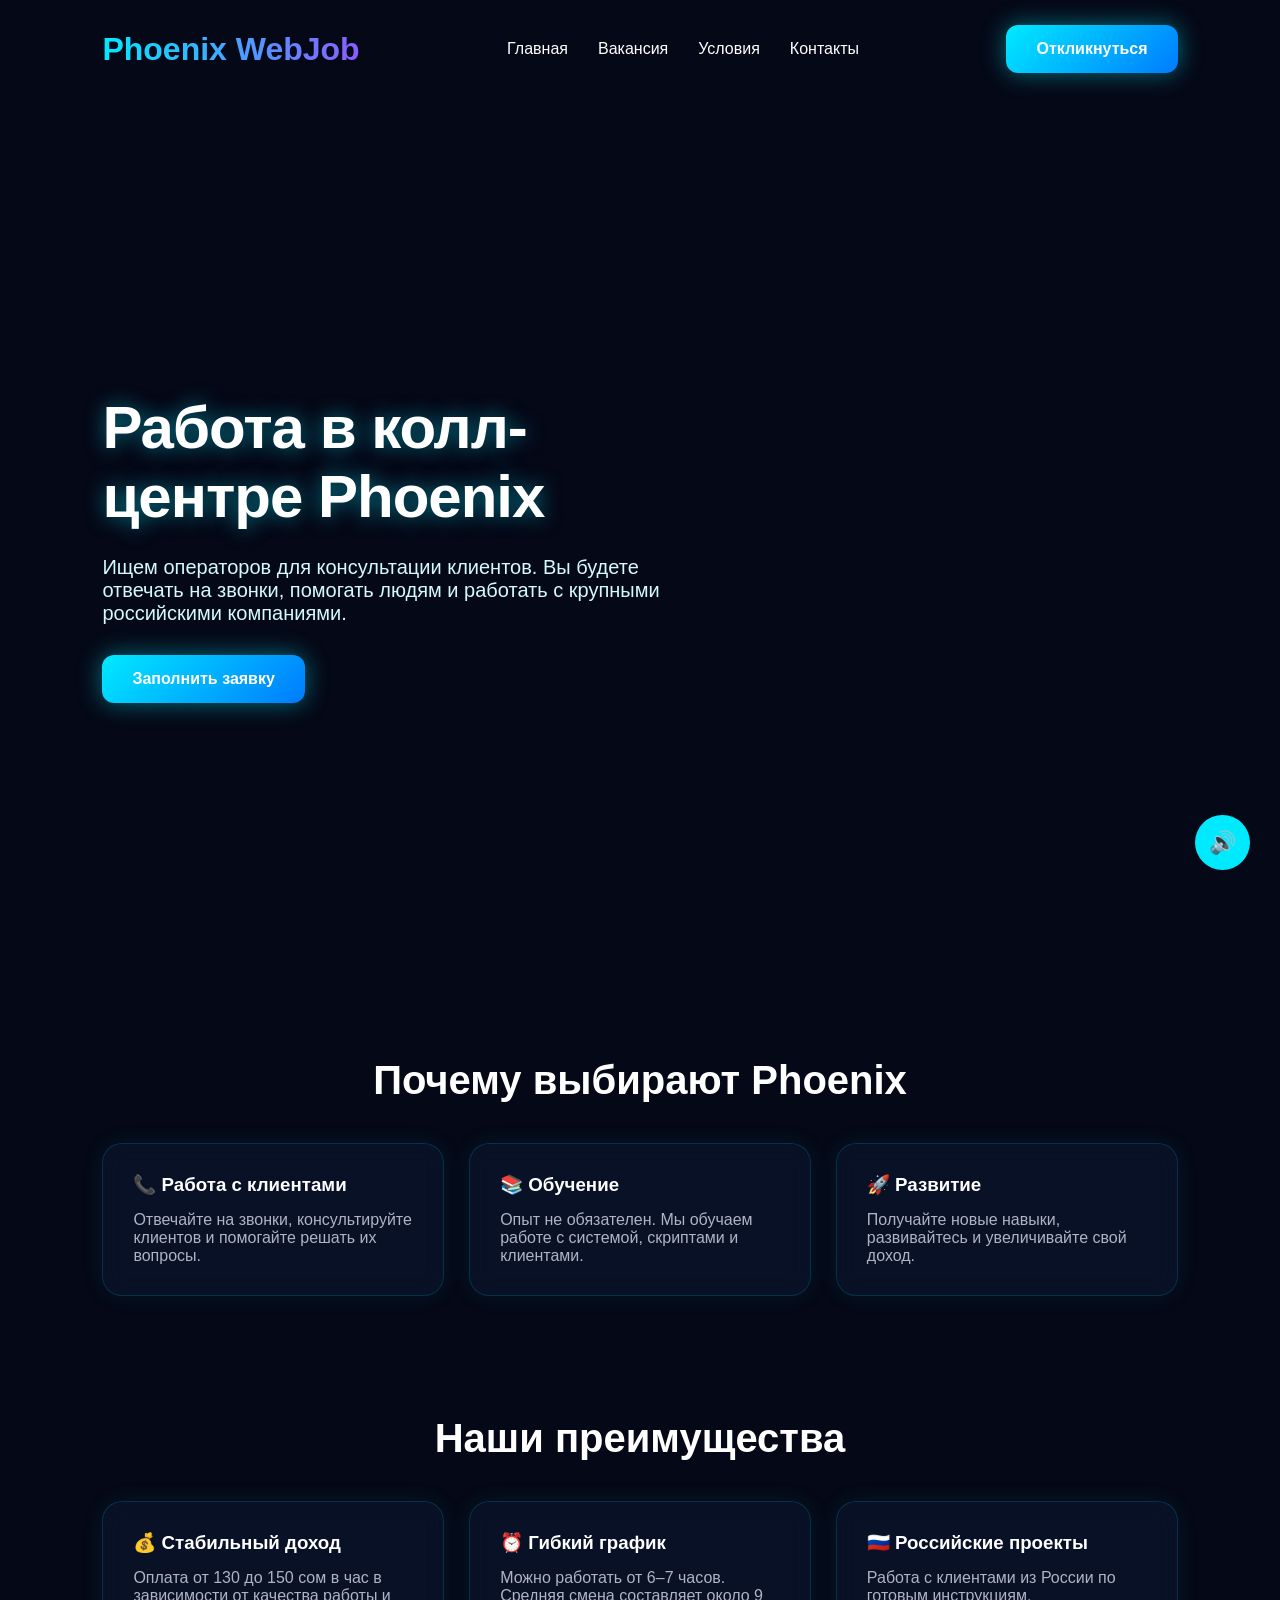
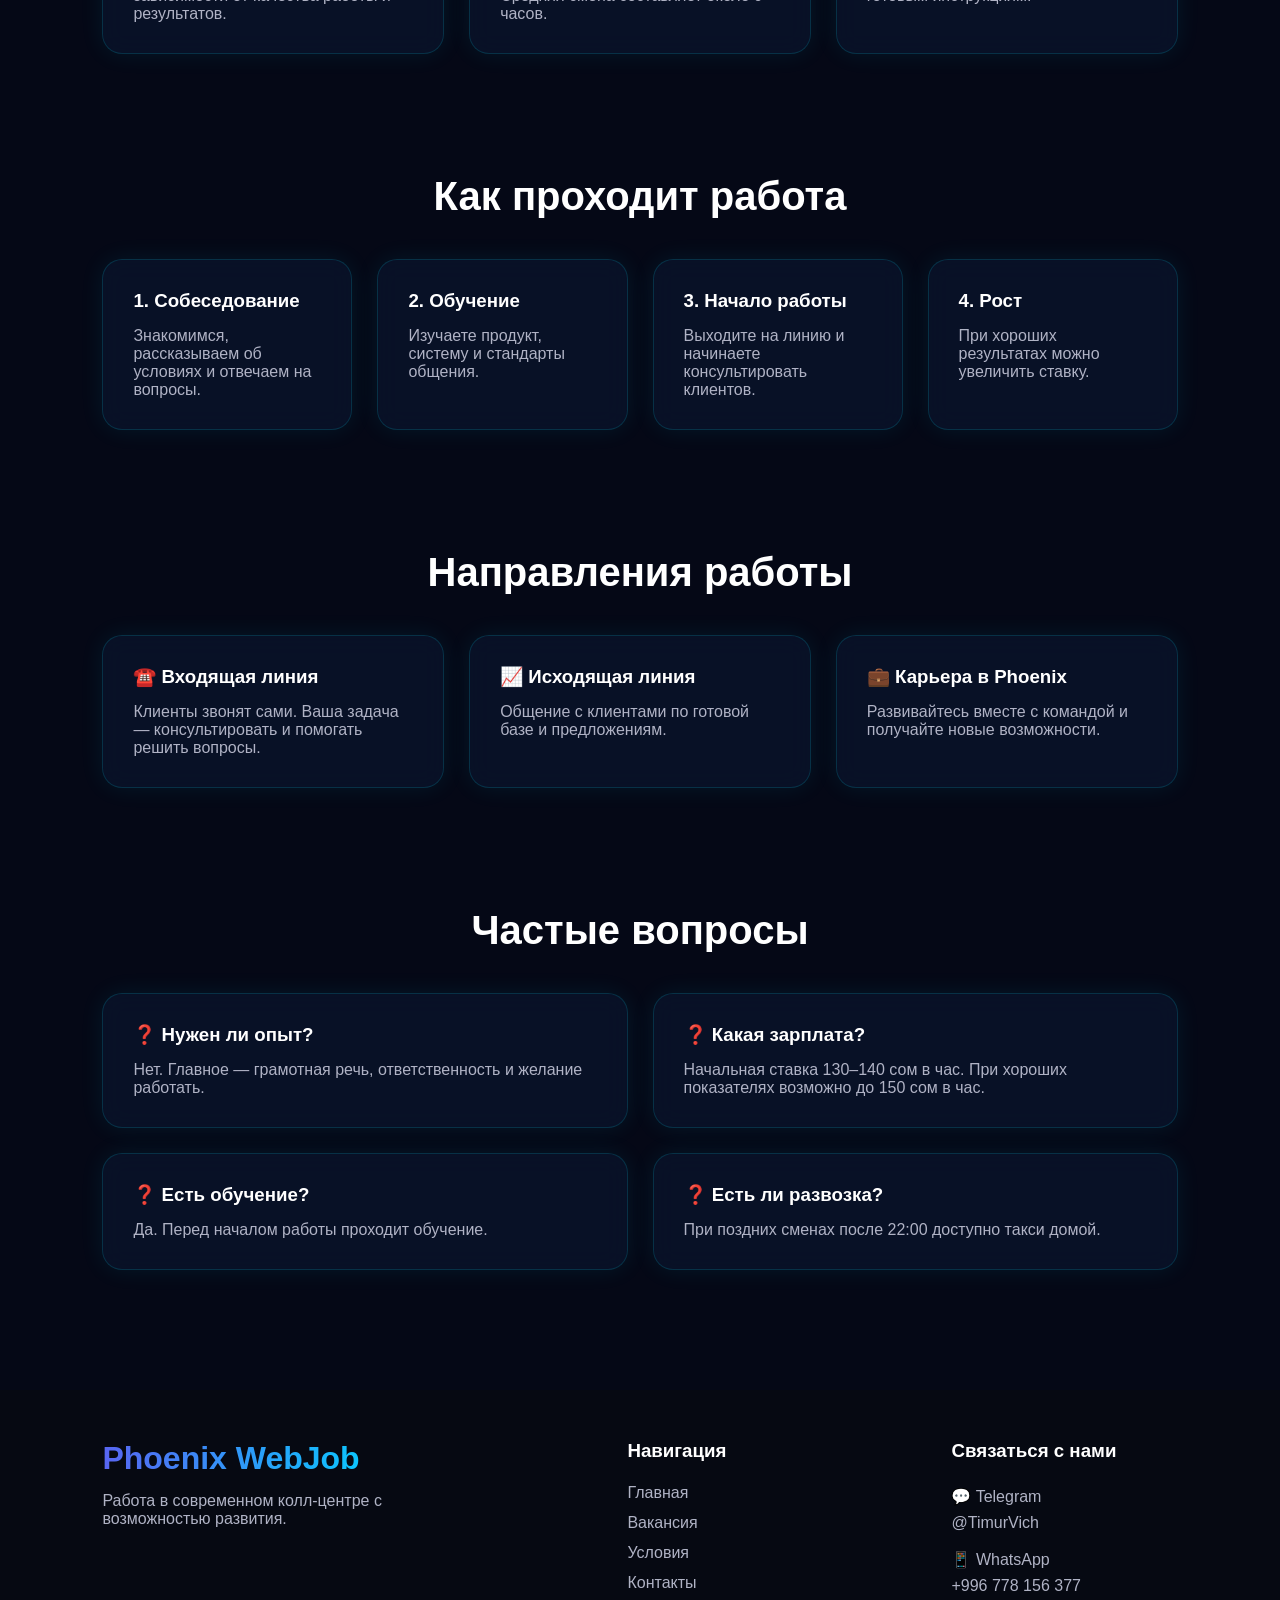
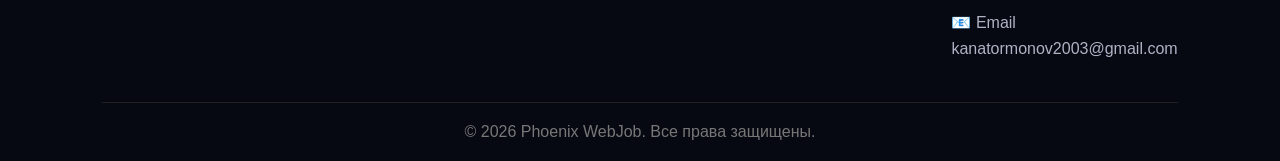
<file: index.html>
<!DOCTYPE html>
<html lang="ru">

<head>

    <meta charset="UTF-8">
    <meta name="viewport" content="width=device-width, initial-scale=1.0">

    <title>Phoenix WebJob — Работа в колл-центре</title>

    <link rel="stylesheet" href="css/style.css">

</head>


<body>


<header>


    <div class="logo">
        Phoenix WebJob
    </div>


    <nav>

    <a href="index.html">Главная</a>
    <a href="services.html">Вакансия</a>
    <a href="projects.html">Условия</a>
    <a href="contacts.html">Контакты</a>

</nav>


<a href="https://docs.google.com/forms/d/1hzt_UIu0Qu9EXp-RdSAH7Nm7WThq2F6ulEJp3NWc__I/viewform?chromeless=1&edit_requested=true#response=ACYDBNhZqd6FMf4q5sub1JZfy3O4fRNsH4uHwuWgEIVOEZSFb05SW1o-2kM0BRPanQ" target="_blank">

<button class="main-btn">
    Откликнуться
</button>

</a>

</header>




<section class="hero">


<video class="hero-video" autoplay muted loop playsinline>

    <source src="video/Phoenix.mp4" type="video/mp4">
    
</video>

<button class="sound-btn">
🔊
</button>

<div class="hero-overlay"></div>


<div class="hero-text">


        <h1>
            Работа в колл-центре Phoenix
        </h1>


        <p>
            Ищем операторов для консультации клиентов.
            Вы будете отвечать на звонки,
            помогать людям и работать с крупными российскими компаниями.
        </p>


        <a href="https://docs.google.com/forms/d/1hzt_UIu0Qu9EXp-RdSAH7Nm7WThq2F6ulEJp3NWc__I/viewform?chromeless=1&edit_requested=true#response=ACYDBNhZqd6FMf4q5sub1JZfy3O4fRNsH4uHwuWgEIVOEZSFb05SW1o-2kM0BRPanQ" target="_blank">

<button class="main-btn">
    Заполнить заявку
</button>

</a>


    </div>

</section>





<section class="services" id="services">


<h2>
Почему выбирают Phoenix
</h2>



<div class="cards">



<div class="card">

<h3>
📞 Работа с клиентами
</h3>

<p>
Отвечайте на звонки,
консультируйте клиентов
и помогайте решать их вопросы.
</p>

</div>





<div class="card">

<h3>
📚 Обучение
</h3>

<p>
Опыт не обязателен.
Мы обучаем работе с системой,
скриптами и клиентами.
</p>

</div>





<div class="card">

<h3>
🚀 Развитие
</h3>

<p>
Получайте новые навыки,
развивайтесь и увеличивайте свой доход.
</p>

</div>


</div>


</section>






<section class="advantages">


<h2>
Наши преимущества
</h2>



<div class="advantages-cards">



<div class="advantage">


<h3>
💰 Стабильный доход
</h3>


<p>
Оплата от 130 до 150 сом в час
в зависимости от качества работы
и результатов.
</p>


</div>






<div class="advantage">


<h3>
⏰ Гибкий график
</h3>


<p>
Можно работать от 6–7 часов.
Средняя смена составляет около 9 часов.
</p>


</div>






<div class="advantage">


<h3>
🇷🇺 Российские проекты
</h3>


<p>
Работа с клиентами из России
по готовым инструкциям.
</p>


</div>



</div>


</section>






<section class="process">


<h2>
Как проходит работа
</h2>




<div class="process-cards">



<div class="process-card">

<h3>
1. Собеседование
</h3>

<p>
Знакомимся, рассказываем об условиях
и отвечаем на вопросы.
</p>

</div>





<div class="process-card">

<h3>
2. Обучение
</h3>

<p>
Изучаете продукт,
систему и стандарты общения.
</p>

</div>





<div class="process-card">

<h3>
3. Начало работы
</h3>

<p>
Выходите на линию
и начинаете консультировать клиентов.
</p>

</div>





<div class="process-card">

<h3>
4. Рост
</h3>

<p>
При хороших результатах
можно увеличить ставку.
</p>

</div>



</div>


</section>






<section class="projects" id="projects">


<h2>
Направления работы
</h2>




<div class="projects-cards">



<div class="project">


<h3>
☎️ Входящая линия
</h3>


<p>
Клиенты звонят сами.
Ваша задача — консультировать
и помогать решить вопросы.
</p>


</div>






<div class="project">


<h3>
📈 Исходящая линия
</h3>


<p>
Общение с клиентами
по готовой базе и предложениям.
</p>


</div>






<div class="project">


<h3>
💼 Карьера в Phoenix
</h3>


<p>
Развивайтесь вместе с командой
и получайте новые возможности.
</p>


</div>



</div>


</section>






<section class="faq">


<h2>
Частые вопросы
</h2>



<div class="faq-cards">



<div class="faq-card">


<h3>
❓ Нужен ли опыт?
</h3>


<p>
Нет. Главное — грамотная речь,
ответственность и желание работать.
</p>


</div>






<div class="faq-card">


<h3>
❓ Какая зарплата?
</h3>


<p>
Начальная ставка 130–140 сом в час.
При хороших показателях возможно до 150 сом в час.
</p>


</div>






<div class="faq-card">


<h3>
❓ Есть обучение?
</h3>


<p>
Да. Перед началом работы проходит обучение.
</p>


</div>






<div class="faq-card">


<h3>
❓ Есть ли развозка?
</h3>


<p>
При поздних сменах после 22:00
доступно такси домой.
</p>


</div>



</div>


</section>






<footer>


<div class="footer-container">



<div class="footer-logo">


<h2>
Phoenix WebJob
</h2>


<p>
Работа в современном колл-центре
с возможностью развития.
</p>


</div>





<div class="footer-links">


<h3>
Навигация
</h3>


<a href="index.html">
Главная
</a>


<a href="services.html">
Вакансия
</a>


<a href="projects.html">
Условия
</a>


<a href="contacts.html">
Контакты
</a>


</div>






<div class="footer-contact">


<h3>
Связаться с нами
</h3>


<a href="https://t.me/TimurVich" target="_blank">

💬 Telegram

<br>

@TimurVich

</a>



<a href="https://wa.me/996778156377" target="_blank">

📱 WhatsApp

<br>

+996 778 156 377

</a>



<a href="mailto:kanatormonov2003@gmail.com">

📧 Email

<br>

kanatormonov2003@gmail.com

</a>


</div>



</div>





<div class="footer-bottom">


<p>
© 2026 Phoenix WebJob. Все права защищены.
</p>


</div>



</footer>



<script src="js/script.js">
</script>


</body>

</html>
</file>
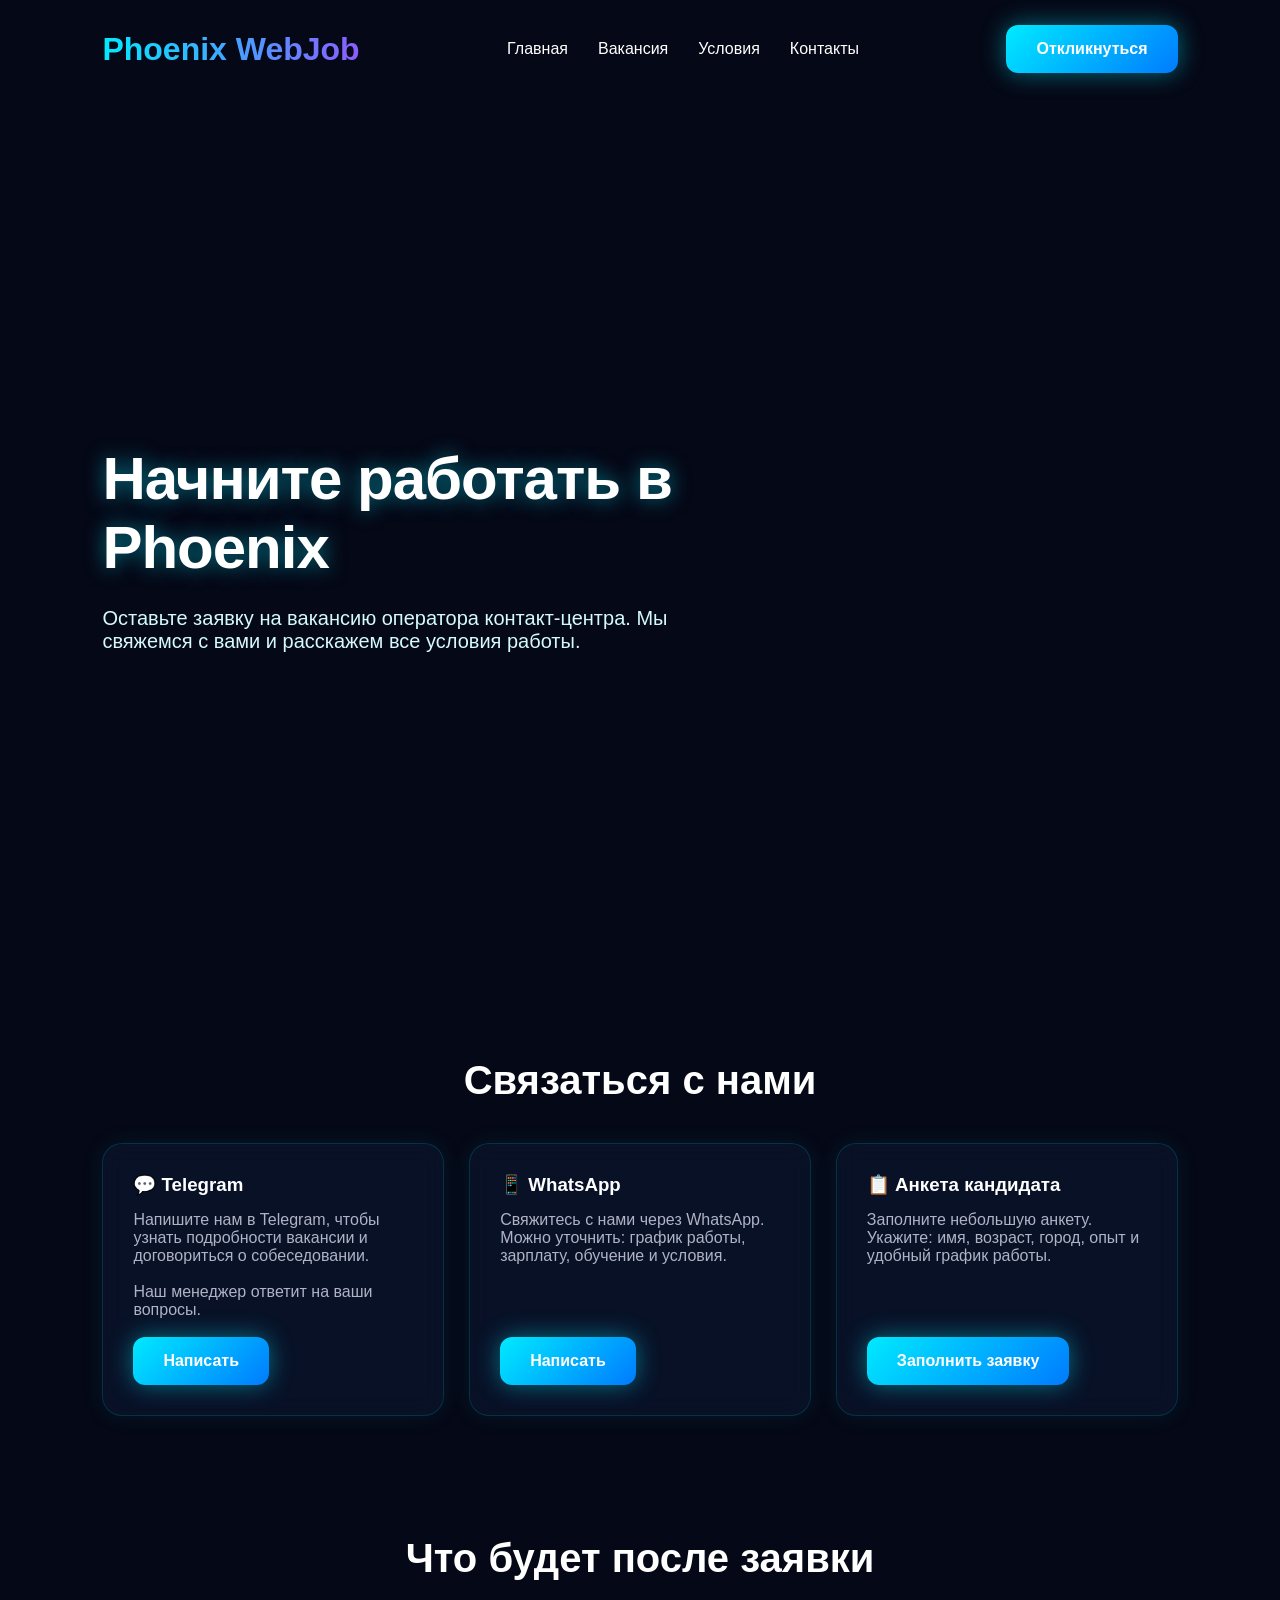
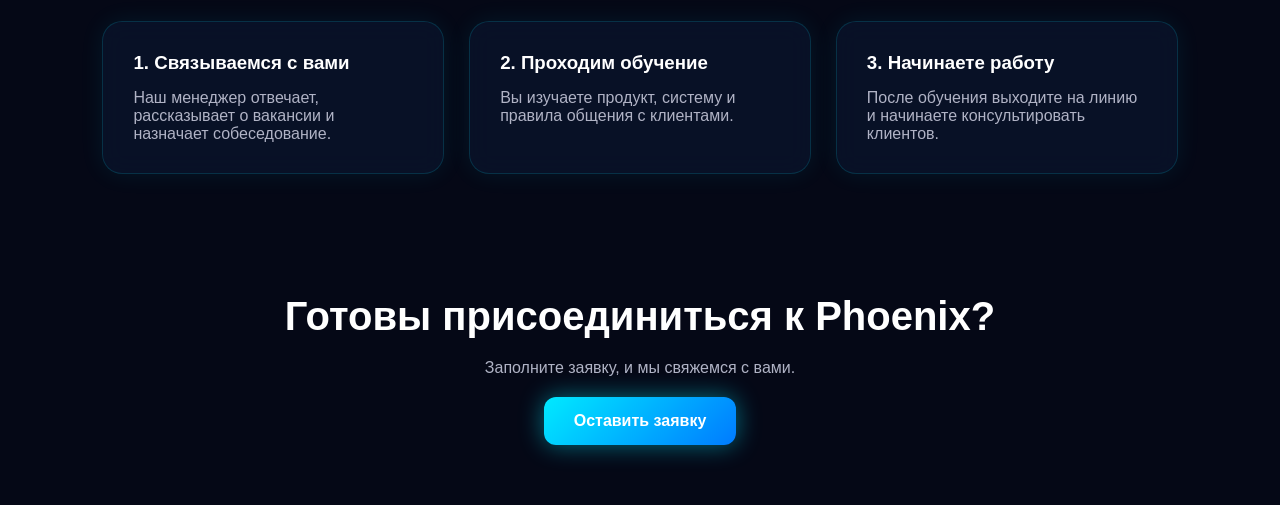
<file: contacts.html>
<!DOCTYPE html>
<html lang="ru">

<head>

    <meta charset="UTF-8">
    <meta name="viewport" content="width=device-width, initial-scale=1.0">

    <title>Phoenix WebJob — Контакты</title>

    <link rel="stylesheet" href="css/style.css">

</head>


<body>


<header>


    <div class="logo">
        Phoenix WebJob
    </div>


    <nav>

        <a href="index.html">Главная</a>
        <a href="services.html">Вакансия</a>
        <a href="projects.html">Условия</a>
        <a href="contacts.html">Контакты</a>

    </nav>


    <a href="contacts.html">

        <button class="main-btn">
            Откликнуться
        </button>

    </a>


</header>







<section class="hero">


    <div class="hero-text">


        <h1>
            Начните работать в Phoenix
        </h1>


        <p>
            Оставьте заявку на вакансию оператора
            контакт-центра.
            Мы свяжемся с вами и расскажем все условия работы.
        </p>


    </div>


</section>









<section class="services">


<h2>
Связаться с нами
</h2>



<div class="cards">






<div class="card">


<h3>
💬 Telegram
</h3>


<p>

Напишите нам в Telegram,
чтобы узнать подробности вакансии
и договориться о собеседовании.

<br><br>

Наш менеджер ответит
на ваши вопросы.

</p>


<br>


<a href="https://t.me/TimurVich" target="_blank">

<button class="main-btn">
Написать
</button>

</a>


</div>









<div class="card">


<h3>
📱 WhatsApp
</h3>


<p>

Свяжитесь с нами через WhatsApp.

Можно уточнить:
график работы,
зарплату,
обучение и условия.

</p>


<br>


<a href="https://wa.me/996778156377" target="_blank">

<button class="main-btn">
Написать
</button>

</a>


</div>









<div class="card">


<h3>
📋 Анкета кандидата
</h3>


<p>

Заполните небольшую анкету.

Укажите:
имя, возраст, город,
опыт и удобный график работы.

</p>


<br>


<a href="https://docs.google.com/forms/u/0/d/1hzt_UIu0Qu9EXp-RdSAH7Nm7WThq2F6ulEJp3NWc__I/viewform?chromeless=1&edit_requested=true#response=ACYDBNhZqd6FMf4q5sub1JZfy3O4fRNsH4uHwuWgEIVOEZSFb05SW1o-2kM0BRPanQ" target="_blank">

<button class="main-btn">
Заполнить заявку
</button>

</a>


</div>





</div>


</section>









<section class="advantages">


<h2>
Что будет после заявки
</h2>



<div class="advantages-cards">





<div class="advantage">


<h3>
1. Связываемся с вами
</h3>


<p>

Наш менеджер отвечает,
рассказывает о вакансии
и назначает собеседование.

</p>


</div>







<div class="advantage">


<h3>
2. Проходим обучение
</h3>


<p>

Вы изучаете продукт,
систему и правила общения
с клиентами.

</p>


</div>







<div class="advantage">


<h3>
3. Начинаете работу
</h3>


<p>

После обучения выходите на линию
и начинаете консультировать клиентов.

</p>


</div>





</div>


</section>







<section class="cta">


<h2>
Готовы присоединиться к Phoenix?
</h2>


<p>

Заполните заявку,
и мы свяжемся с вами.

</p>



<a href="https://docs.google.com/forms/u/0/d/1hzt_UIu0Qu9EXp-RdSAH7Nm7WThq2F6ulEJp3NWc__I/viewform?chromeless=1&edit_requested=true#response=ACYDBNhZqd6FMf4q5sub1JZfy3O4fRNsH4uHwuWgEIVOEZSFb05SW1o-2kM0BRPanQ" target="_blank">


<button class="main-btn">

Оставить заявку

</button>


</a>


</section>




</body>

</html>
</file>
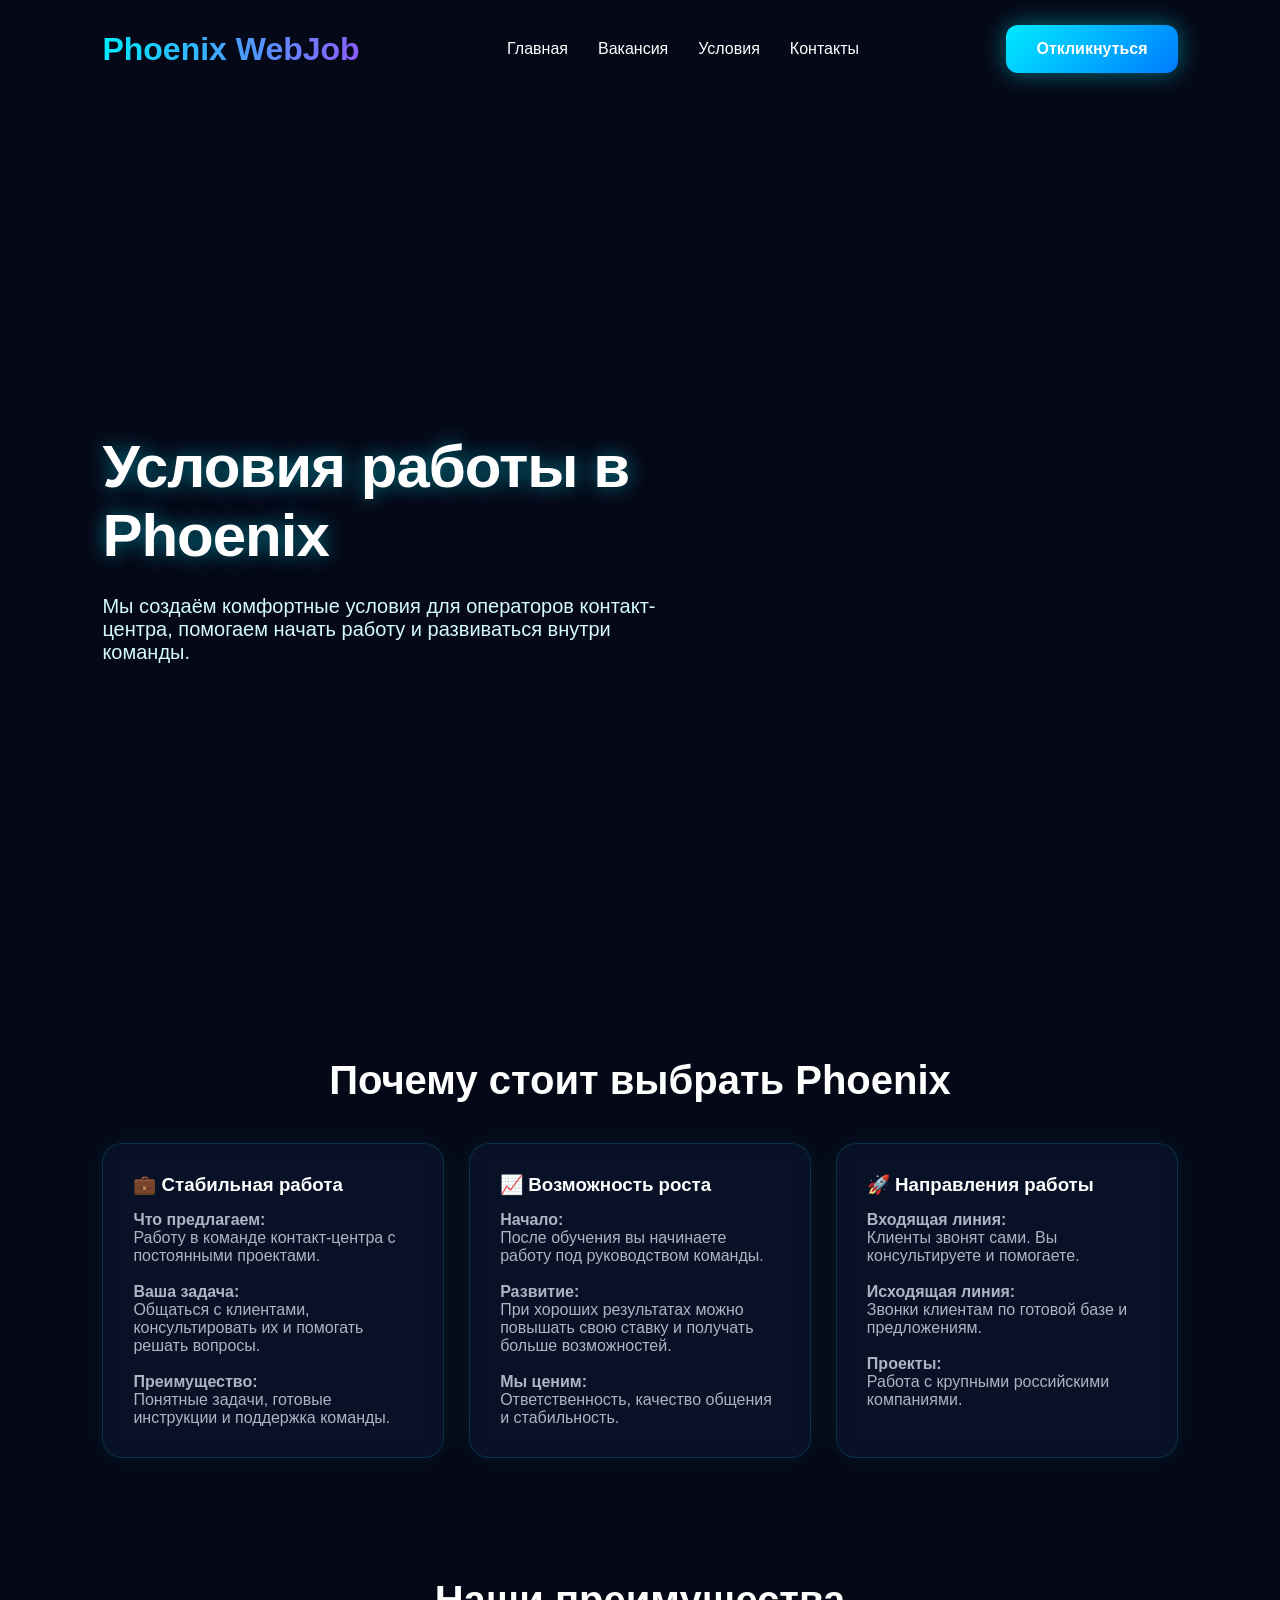
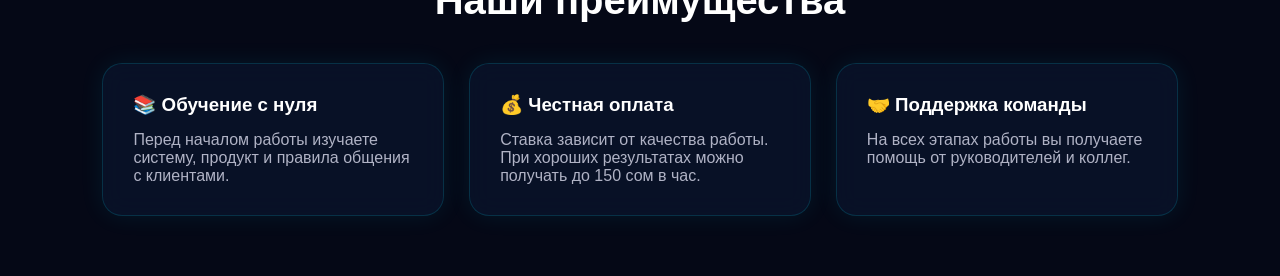
<file: projects.html>
<!DOCTYPE html>
<html lang="ru">

<head>

    <meta charset="UTF-8">
    <meta name="viewport" content="width=device-width, initial-scale=1.0">

    <title>Phoenix WebJob — Условия работы</title>

    <link rel="stylesheet" href="css/style.css">

</head>


<body>


<header>


    <div class="logo">
        Phoenix WebJob
    </div>


    <nav>

        <a href="index.html">Главная</a>
        <a href="services.html">Вакансия</a>
        <a href="projects.html">Условия</a>
        <a href="contacts.html">Контакты</a>

    </nav>


    <a href="contacts.html">

        <button class="main-btn">
            Откликнуться
        </button>

    </a>


</header>





<section class="hero">


    <div class="hero-text">


        <h1>
            Условия работы в Phoenix
        </h1>


        <p>
            Мы создаём комфортные условия
            для операторов контакт-центра,
            помогаем начать работу и развиваться внутри команды.
        </p>


    </div>


</section>







<section class="projects">


<h2>
Почему стоит выбрать Phoenix
</h2>



<div class="projects-cards">





<div class="project">


<h3>
💼 Стабильная работа
</h3>


<p>

<b>Что предлагаем:</b><br>

Работу в команде контакт-центра
с постоянными проектами.


<br><br>


<b>Ваша задача:</b><br>

Общаться с клиентами,
консультировать их и помогать решать вопросы.


<br><br>


<b>Преимущество:</b><br>

Понятные задачи,
готовые инструкции и поддержка команды.

</p>


</div>









<div class="project">


<h3>
📈 Возможность роста
</h3>


<p>

<b>Начало:</b><br>

После обучения вы начинаете работу
под руководством команды.


<br><br>


<b>Развитие:</b><br>

При хороших результатах
можно повышать свою ставку
и получать больше возможностей.


<br><br>


<b>Мы ценим:</b><br>

Ответственность,
качество общения и стабильность.

</p>


</div>









<div class="project">


<h3>
🚀 Направления работы
</h3>


<p>

<b>Входящая линия:</b><br>

Клиенты звонят сами.
Вы консультируете и помогаете.


<br><br>


<b>Исходящая линия:</b><br>

Звонки клиентам по готовой базе
и предложениям.


<br><br>


<b>Проекты:</b><br>

Работа с крупными российскими компаниями.

</p>


</div>






</div>


</section>








<section class="advantages">


<h2>
Наши преимущества
</h2>



<div class="advantages-cards">





<div class="advantage">


<h3>
📚 Обучение с нуля
</h3>


<p>
Перед началом работы
изучаете систему, продукт
и правила общения с клиентами.
</p>


</div>







<div class="advantage">


<h3>
💰 Честная оплата
</h3>


<p>
Ставка зависит от качества работы.
При хороших результатах
можно получать до 150 сом в час.
</p>


</div>







<div class="advantage">


<h3>
🤝 Поддержка команды
</h3>


<p>
На всех этапах работы
вы получаете помощь
от руководителей и коллег.
</p>


</div>





</div>


</section>



</body>

</html>
</file>
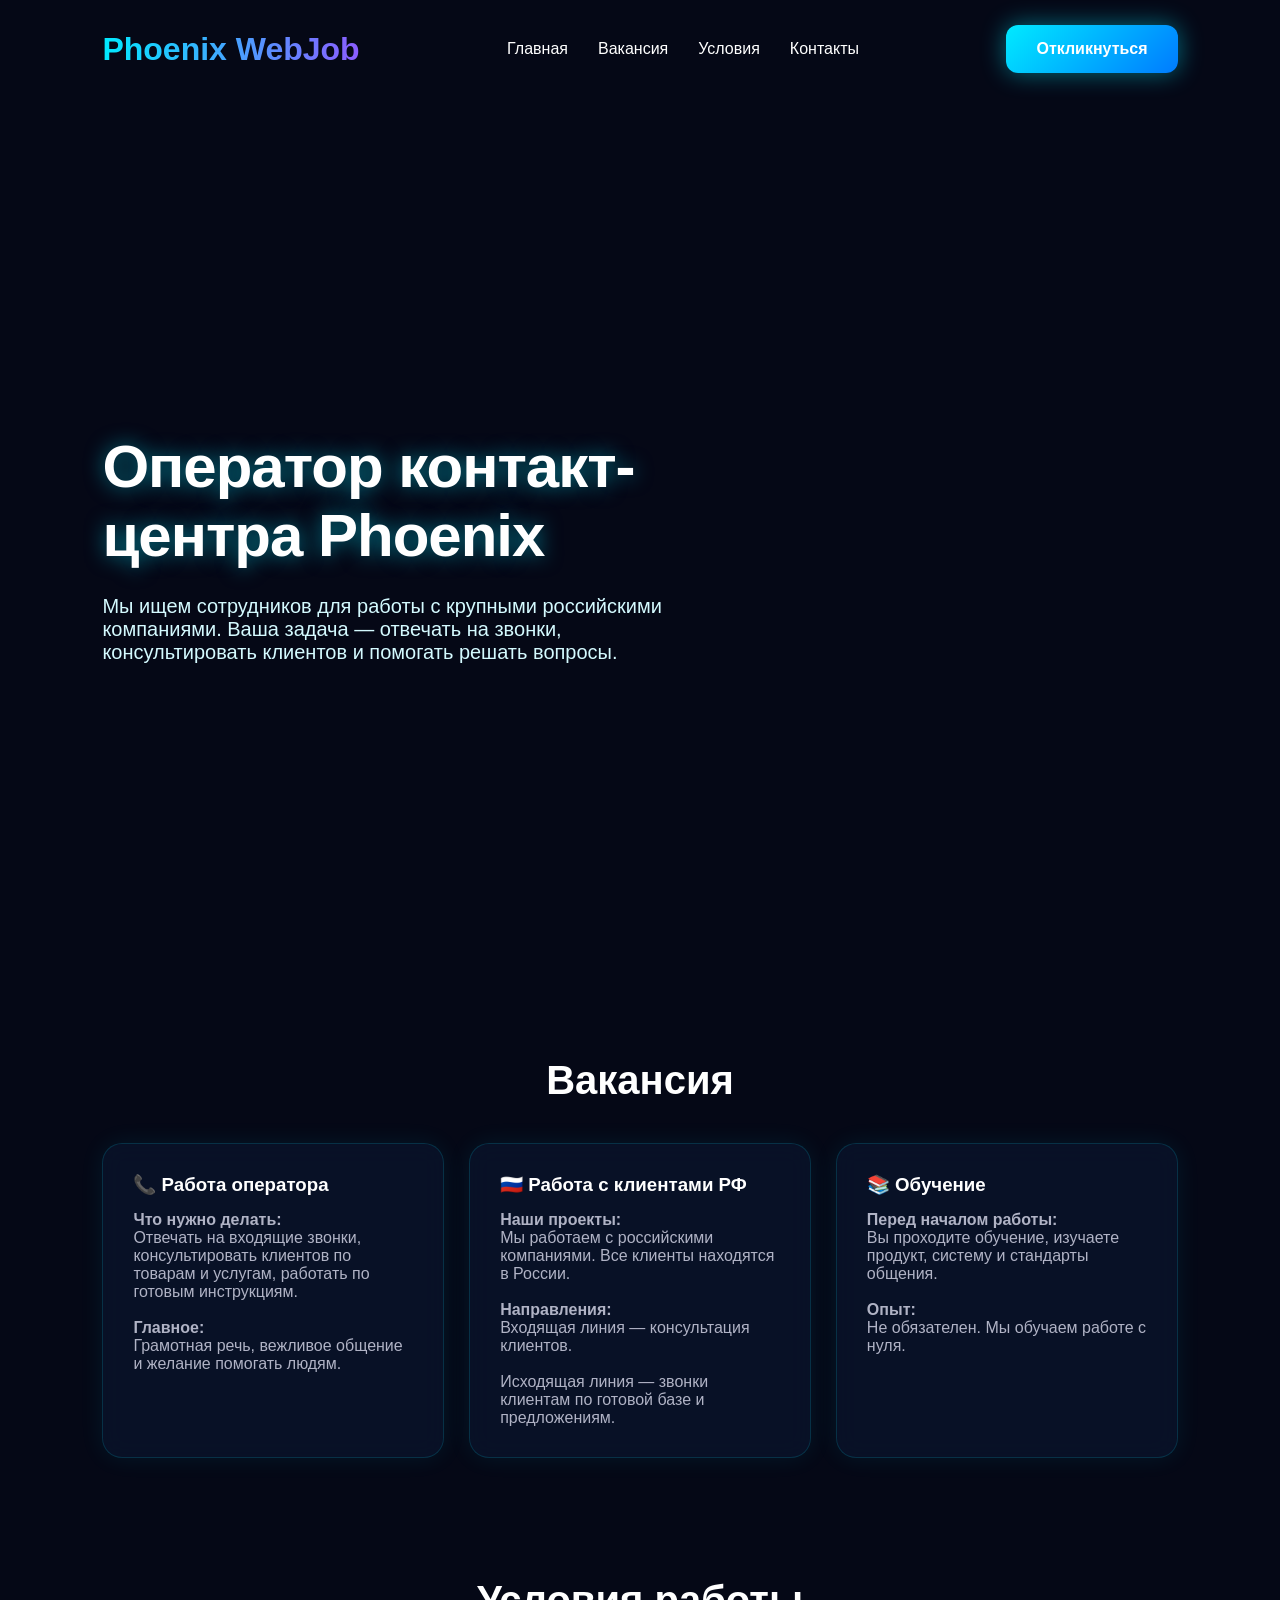
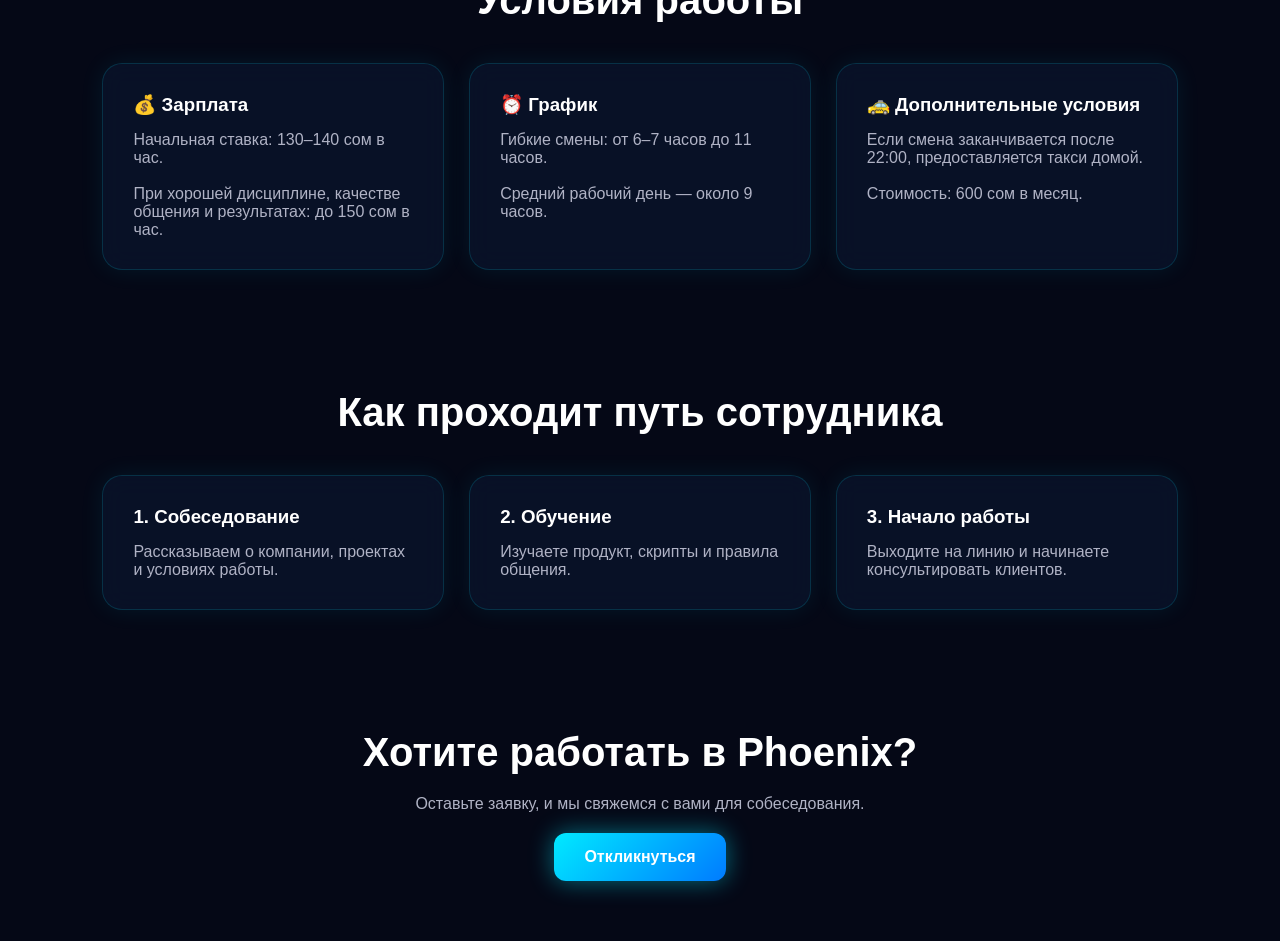
<file: services.html>
<!DOCTYPE html>
<html lang="ru">

<head>

    <meta charset="UTF-8">
    <meta name="viewport" content="width=device-width, initial-scale=1.0">

    <title>Phoenix WebJob — Вакансия оператора</title>

    <link rel="stylesheet" href="css/style.css">

</head>


<body>


<header>


    <div class="logo">
        Phoenix WebJob
    </div>


    <nav>

        <a href="index.html">Главная</a>
        <a href="services.html">Вакансия</a>
        <a href="projects.html">Условия</a>
        <a href="contacts.html">Контакты</a>

    </nav>


    <a href="contacts.html">

        <button class="main-btn">
            Откликнуться
        </button>

    </a>


</header>





<section class="hero">


    <div class="hero-text">


        <h1>
            Оператор контакт-центра Phoenix
        </h1>


        <p>
            Мы ищем сотрудников для работы
            с крупными российскими компаниями.
            Ваша задача — отвечать на звонки,
            консультировать клиентов и помогать решать вопросы.
        </p>


    </div>


</section>






<section class="services">


<h2>
Вакансия
</h2>



<div class="cards">





<div class="card">


<h3>
📞 Работа оператора
</h3>


<p>

<b>Что нужно делать:</b><br>

Отвечать на входящие звонки,
консультировать клиентов по товарам
и услугам, работать по готовым инструкциям.

<br><br>


<b>Главное:</b><br>

Грамотная речь,
вежливое общение и желание помогать людям.

</p>


</div>







<div class="card">


<h3>
🇷🇺 Работа с клиентами РФ
</h3>


<p>


<b>Наши проекты:</b><br>

Мы работаем с российскими компаниями.
Все клиенты находятся в России.


<br><br>


<b>Направления:</b><br>

Входящая линия — консультация клиентов.

<br><br>

Исходящая линия — звонки клиентам
по готовой базе и предложениям.

</p>


</div>







<div class="card">


<h3>
📚 Обучение
</h3>


<p>


<b>Перед началом работы:</b><br>

Вы проходите обучение,
изучаете продукт, систему
и стандарты общения.


<br><br>


<b>Опыт:</b><br>

Не обязателен.
Мы обучаем работе с нуля.

</p>


</div>





</div>


</section>








<section class="advantages">


<h2>
Условия работы
</h2>



<div class="advantages-cards">





<div class="advantage">


<h3>
💰 Зарплата
</h3>


<p>

Начальная ставка:

130–140 сом в час.

<br><br>

При хорошей дисциплине,
качестве общения и результатах:

до 150 сом в час.

</p>


</div>







<div class="advantage">


<h3>
⏰ График
</h3>


<p>

Гибкие смены:

от 6–7 часов
до 11 часов.

<br><br>

Средний рабочий день —
около 9 часов.

</p>


</div>







<div class="advantage">


<h3>
🚕 Дополнительные условия
</h3>


<p>

Если смена заканчивается
после 22:00,

предоставляется такси домой.

<br><br>

Стоимость:
600 сом в месяц.

</p>


</div>





</div>


</section>








<section class="advantages">


<h2>
Как проходит путь сотрудника
</h2>



<div class="advantages-cards">





<div class="advantage">


<h3>
1. Собеседование
</h3>


<p>

Рассказываем о компании,
проектах и условиях работы.

</p>


</div>







<div class="advantage">


<h3>
2. Обучение
</h3>


<p>

Изучаете продукт,
скрипты и правила общения.

</p>


</div>







<div class="advantage">


<h3>
3. Начало работы
</h3>


<p>

Выходите на линию
и начинаете консультировать клиентов.

</p>


</div>



</div>


</section>








<section class="cta">


<h2>
Хотите работать в Phoenix?
</h2>


<p>
Оставьте заявку,
и мы свяжемся с вами для собеседования.
</p>



<a href="contacts.html">

<button class="main-btn">
Откликнуться
</button>

</a>



</section>



</body>

</html>
</file>
<file: css/style.css>
* {

    margin: 0;
    padding: 0;
    box-sizing: border-box;

}



body {

    background: #080b16;

    color: white;

    font-family: Arial, sans-serif;

}



/* HEADER */


header {

    display: flex;

    justify-content: space-between;

    align-items: center;

    padding: 25px 8%;

}


nav {

    display: flex;

    align-items: center;

}



.logo {

    font-size: 32px;

    font-weight: 800;


    background: linear-gradient(
        90deg,
        #5865f2,
        #00d4ff
    );


    background-clip: text;

    -webkit-background-clip: text;

    color: transparent;

}



nav a {

    color: white;

    text-decoration: none;

    margin: 0 15px;

    transition: 0.3s;

}



nav a:hover {

    color: #00d4ff;

}





/* BUTTON */


.main-btn {


    background: linear-gradient(
        135deg,
        #5865f2,
        #00d4ff
    );


    color: white;

    border: none;

    padding: 15px 30px;

    border-radius: 12px;

    cursor: pointer;

    font-size: 16px;

    font-weight: bold;

    transition: 0.3s;


}



.main-btn:hover {


    transform: translateY(-3px);


    box-shadow:
    0 10px 30px #5865f255;


}





/* HERO */


.hero {


    min-height: 70vh;


    display: flex;

    justify-content: space-between;

    align-items: center;


    gap: 60px;


    padding: 50px 8%;


}



.hero-text {


    width: 55%;


}



.hero h1 {


    font-size: 60px;


    line-height: 1.15;


    font-weight: 800;


    letter-spacing: -1px;


    max-width: 650px;


}



.hero p {


    margin-top: 25px;


    font-size: 20px;


    color: #b0b3c5;


    max-width: 600px;


}



.hero .main-btn {


    margin-top: 30px;


}



.hero-image {


    display: flex;

    justify-content: center;

    align-items: center;


}



.hero-image img {


    width: 450px;

    max-width: 100%;


    filter:

    drop-shadow(0 0 25px rgba(88,101,242,0.55));


    animation: float 3s infinite ease-in-out;


}



@keyframes float {


    0% {

        transform: translateY(0);

    }


    50% {

        transform: translateY(-15px);

    }


    100% {

        transform: translateY(0);

    }


}







/* SERVICES */


.services {


    padding: 60px 8%;


}



.services h2,


.advantages h2,


.projects h2 {


    text-align: center;

    font-size: 40px;


}



.cards,


.advantages-cards,


.projects-cards {


    display: flex;


    gap: 25px;


    margin-top: 40px;


}





.card,


.advantage,


.project {


    background: #11172a;


    padding: 30px;


    border-radius: 20px;


    flex: 1;


    transition: 0.3s;


}




.card:hover,


.advantage:hover,


.project:hover {


    transform: translateY(-10px);


    background: #18213d;


}




.card h3,


.advantage h3,


.project h3 {


    margin-bottom: 15px;


}




.card p,


.advantage p,


.project p {


    color: #b0b3c5;


}







/* ADVANTAGES */


.advantages {


    padding: 60px 8%;


}







/* PROJECTS */


.projects {


    padding: 60px 8%;


}








/* MOBILE */


@media(max-width:768px){



header {


    flex-direction: column;

    gap: 25px;


}



nav {


    display: flex;

    flex-direction: column;

    gap: 15px;


}



.hero {


    flex-direction: column;

    text-align: center;


}



.hero-text {


    width: 100%;


}



.hero h1 {


    font-size: 38px;


}



.hero-image img {


    width: 300px;


}



.cards,


.advantages-cards,


.projects-cards {


    flex-direction: column;


}


}
/* PROCESS */


.process {

    padding: 60px 8%;

}



.process h2 {

    text-align: center;

    font-size: 40px;

}



.process-cards {

    display: flex;

    gap: 25px;

    margin-top: 40px;

}



.process-card {

    background: #11172a;

    padding: 30px;

    border-radius: 20px;

    flex: 1;

    transition: 0.3s;

}



.process-card:hover {

    transform: translateY(-10px);

    background: #18213d;

}



.process-card h3 {

    margin-bottom: 15px;

}



.process-card p {

    color: #b0b3c5;

}
/* FAQ */


.faq {

    padding: 60px 8%;

}



.faq h2 {

    text-align: center;

    font-size: 40px;

}



.faq-cards {

    display: grid;

    grid-template-columns: repeat(2, 1fr);

    gap: 25px;

    margin-top: 40px;

}



.faq-card {

    background: #11172a;

    padding: 30px;

    border-radius: 20px;

    transition: 0.3s;

}



.faq-card:hover {

    transform: translateY(-8px);

    background: #18213d;

}



.faq-card h3 {

    margin-bottom: 15px;

}



.faq-card p {

    color: #b0b3c5;

}



@media(max-width:768px){


.faq-cards {

    grid-template-columns: 1fr;

}


}
/* FOOTER */


footer {

    background: #060912;

    padding: 50px 8% 20px;

    margin-top: 60px;

}



.footer-container {

    display: flex;

    justify-content: space-between;

    gap: 40px;

}



.footer-logo h2 {

    font-size: 32px;


    background: linear-gradient(
        90deg,
        #5865f2,
        #00d4ff
    );


    -webkit-background-clip: text;

    color: transparent;

}



.footer-logo p {

    color: #b0b3c5;

    margin-top: 15px;

    max-width: 300px;

}





.footer-links,
.footer-contact {

    display: flex;

    flex-direction: column;

    gap: 12px;

}



.footer-links h3,
.footer-contact h3 {

    margin-bottom: 10px;

}



.footer-links a {

    color: #b0b3c5;

    text-decoration: none;

}



.footer-links a:hover {

    color: #00d4ff;

}



.footer-bottom {

    margin-top: 40px;

    padding-top: 20px;

    border-top: 1px solid #222;

    text-align: center;

    color: #777;

}





@media(max-width:768px){


.footer-container {

    flex-direction: column;

}


}
.footer-contact a {

    color: #b0b3c5;

    text-decoration: none;

    line-height: 1.6;

}



.footer-contact a:hover {

    color: #00d4ff;

}
.main-btn-link {

    text-decoration: none;

}
.cta {

    padding:60px 8%;

    text-align:center;

}



.cta h2 {

    font-size:40px;

}



.cta p {

    color:#b0b3c5;

    margin:20px 0;

}
.cta {

    padding:60px 8%;

    text-align:center;

}


.cta h2 {

    font-size:40px;

}


.cta p {

    color:#b0b3c5;

    margin:20px 0;

}
.card {

    display: flex;
    flex-direction: column;

}


.card p {

    flex-grow: 1;

}


.card .main-btn {

    align-self: flex-start;

}
.advantage {

    width: 100%;

}
@media(max-width:768px){

    .advantages-cards,
    .cards,
    .projects-cards {

        width: 100%;

    }


    .advantage,
    .card,
    .project {

        width: 100%;

    }

}
@media(max-width:768px){

    .process-cards {

        flex-direction: column;
        width: 100%;

    }


    .process-card {

        width: 100%;

    }

}
/* HERO VIDEO BACKGROUND */


.hero {

    position: relative;
    overflow: hidden;

}



.hero-video {

    position: absolute;

    top: 0;
    left: 0;

    width: 100%;
    height: 100%;

    object-fit: cover;

    z-index: -2;

}



.hero-overlay {

    position: absolute;

    top: 0;
    left: 0;

    width: 100%;
    height: 100%;

    background: rgba(8,11,22,0.65);

    z-index: -1;

}



.hero-text,
.hero-image {

    position: relative;

    z-index: 1;

}
/* PANDORA VIDEO STYLE */


body {

    background:#050816;

}



/* HERO VIDEO */

.hero {

    min-height:100vh;

    position:relative;

    overflow:hidden;

}



.hero-video {

    position:absolute;

    top:0;
    left:0;

    width:100%;
    height:100%;

    object-fit:cover;

    z-index:-2;

}



.hero-overlay {

    position:absolute;

    top:0;
    left:0;

    width:100%;
    height:100%;


    background:
    linear-gradient(
    90deg,
    rgba(5,8,22,0.85),
    rgba(5,8,22,0.35)
    );


    z-index:-1;

}



/* TEXT */


.hero h1 {


    text-shadow:
    0 0 20px rgba(0,234,255,0.5);


}



.hero p {


    color:#d4faff;


}



/* BUTTON */


.main-btn {


    background:

    linear-gradient(
    135deg,
    #00eaff,
    #007bff
    );


    box-shadow:

    0 0 25px rgba(0,234,255,0.45);


}



/* CARDS */


.card,
.advantage,
.project,
.process-card,
.faq-card {


    background:

    rgba(10,20,45,0.75);


    backdrop-filter:blur(12px);


    border:

    1px solid rgba(0,234,255,0.15);



}



.card:hover,
.advantage:hover,
.project:hover,
.process-card:hover,
.faq-card:hover {


    background:

    rgba(20,40,80,0.85);


    box-shadow:

    0 0 30px rgba(0,234,255,0.25);


}
/* VIDEO PARALLAX */

.hero-video {

    transition: transform 0.3s ease-out;

}
/* PHOENIX PANDORA EFFECT */


/* Плавное движение фона */

.hero-video {

    transform: scale(1.08);

    animation: pandoraMove 20s infinite alternate ease-in-out;

}



@keyframes pandoraMove {


    from {

        transform: scale(1.08);

    }


    to {

        transform: scale(1.15);

    }


}



/* Усиление неона */

.hero-overlay {


    background:

    linear-gradient(
        90deg,
        rgba(5,8,22,0.75),
        rgba(5,8,22,0.25)
    );


}



/* Неоновый логотип */

.logo {


    background:

    linear-gradient(
        90deg,
        #00eaff,
        #8b5cff
    );


    background-clip:text;

    -webkit-background-clip:text;

}



/* Стеклянные карточки */

.card,
.advantage,
.project,
.process-card,
.faq-card {


    box-shadow:

    0 0 25px rgba(0,234,255,0.08);


}
.sound-btn {

    position:fixed;

    right:30px;
    bottom:30px;

    width:55px;
    height:55px;

    border-radius:50%;

    border:none;

    background:#00eaff;

    cursor:pointer;

    font-size:22px;

    z-index:1000;

}
</file>
